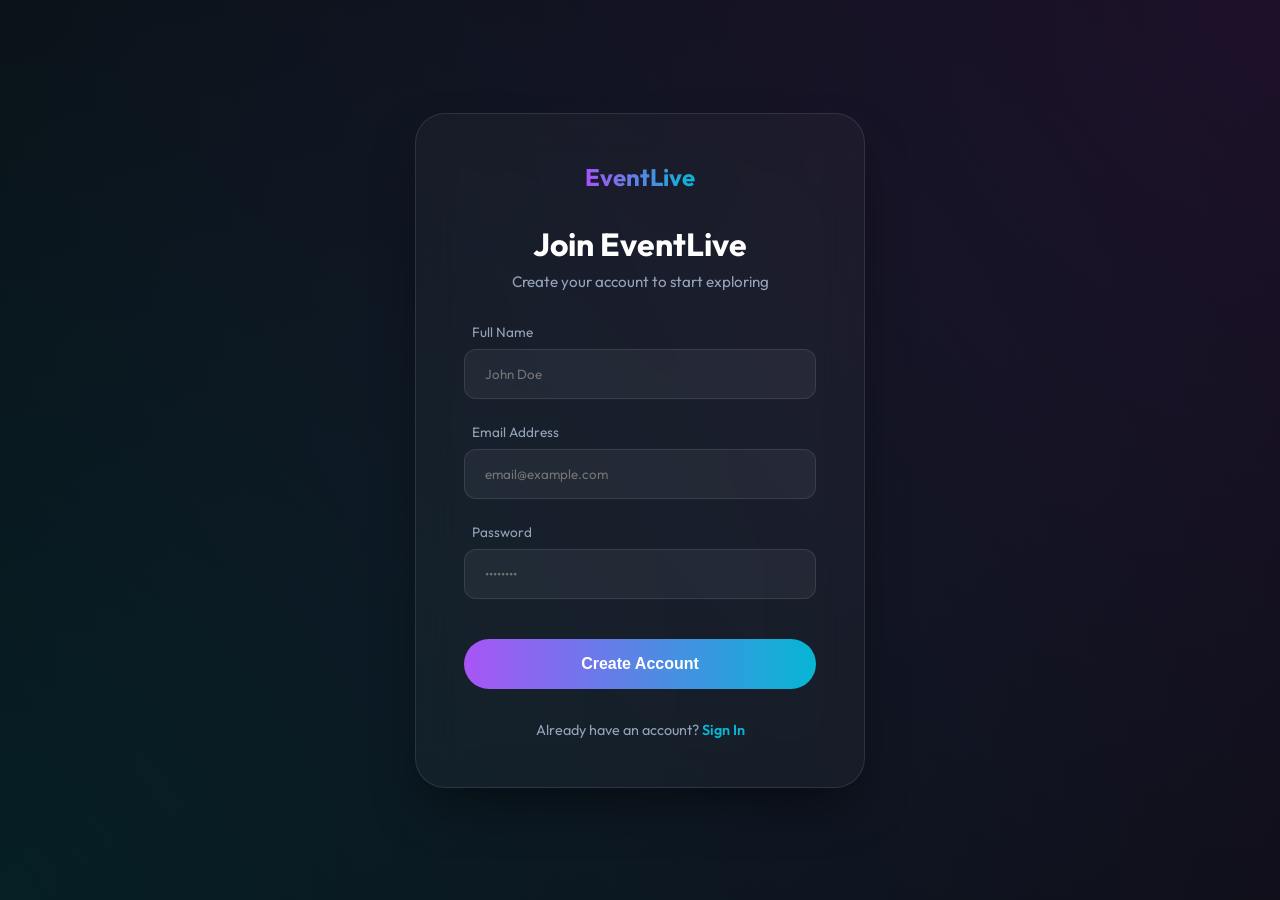
<file: public/index.html>
<!DOCTYPE html>
<html lang="en">

<head>
    <meta charset="UTF-8">
    <meta name="viewport" content="width=device-width, initial-scale=1.0">
    <title>EventLive | Discover & Book Trending Events</title>
    <!-- Google Fonts -->
    <link href="https://fonts.googleapis.com/css2?family=Outfit:wght@300;400;600;700&display=swap" rel="stylesheet">
    <!-- Custom CSS -->
    <link rel="stylesheet" href="css/style.css">
</head>

<body>

    <nav>
        <a href="index.html" style="text-decoration: none;">
            <div class="logo">EventLive</div>
        </a>

        <div class="user-profile" id="profile-container">
            <a href="dashboard.html" class="my-tickets-link">My Tickets</a>
            <div class="profile-trigger" id="profile-trigger">
                <span id="user-display-name">User</span>
                <div class="avatar">
                    <img id="avatar-img" src="https://ui-avatars.com/api/?name=User&background=A855F7&color=fff"
                        alt="Avatar">
                </div>
                <svg width="12" height="12" viewBox="0 0 12 12" fill="none" class="dropdown-arrow">
                    <path d="M2.5 4.5L6 8L9.5 4.5" stroke="currentColor" stroke-width="1.5" stroke-linecap="round"
                        stroke-linejoin="round" />
                </svg>
            </div>
            <div class="profile-dropdown" id="profile-dropdown">
                <div class="dropdown-header">
                    <p class="dropdown-user-name" id="dropdown-user-name">User Name</p>
                    <p class="dropdown-user-email">Premium Member</p>
                </div>
                <div class="dropdown-divider"></div>
                <a href="#" class="dropdown-item">
                    <svg width="16" height="16" viewBox="0 0 24 24" fill="none" stroke="currentColor" stroke-width="2"
                        stroke-linecap="round" stroke-linejoin="round">
                        <path d="M20 21v-2a4 4 0 0 0-4-4H8a4 4 0 0 0-4 4v2"></path>
                        <circle cx="12" cy="7" r="4"></circle>
                    </svg>
                    My Profile
                </a>
                <a href="create-event.html" class="dropdown-item">
                    <svg width="16" height="16" viewBox="0 0 24 24" fill="none" stroke="currentColor" stroke-width="2"
                        stroke-linecap="round" stroke-linejoin="round">
                        <path d="M12 5v14M5 12h14"></path>
                    </svg>
                    Create Event
                </a>
                <a href="#" class="dropdown-item">
                    <svg width="16" height="16" viewBox="0 0 24 24" fill="none" stroke="currentColor" stroke-width="2"
                        stroke-linecap="round" stroke-linejoin="round">
                        <circle cx="12" cy="12" r="10"></circle>
                        <path d="M9.09 9a3 3 0 0 1 5.83 1c0 2-3 3-3 3"></path>
                        <line x1="12" y1="17" x2="12.01" y2="17"></line>
                    </svg>
                    Help Center
                </a>
                <a href="#" class="dropdown-item">
                    <svg width="16" height="16" viewBox="0 0 24 24" fill="none" stroke="currentColor" stroke-width="2"
                        stroke-linecap="round" stroke-linejoin="round">
                        <circle cx="12" cy="12" r="3"></circle>
                        <path
                            d="M19.4 15a1.65 1.65 0 0 0 .33 1.82l.06.06a2 2 0 0 1 0 2.83 2 2 0 0 1-2.83 0l-.06-.06a1.65 1.65 0 0 0-1.82-.33 1.65 1.65 0 0 0-1 1.51V21a2 2 0 0 1-2 2 2 2 0 0 1-2-2v-.09A1.65 1.65 0 0 0 9 19.4a1.65 1.65 0 0 0-1.82.33l-.06.06a2 2 0 0 1-2.83 0 2 2 0 0 1 0-2.83l.06-.06a1.65 1.65 0 0 0 .33-1.82 1.65 1.65 0 0 0-1.51-1H3a2 2 0 0 1-2-2 2 2 0 0 1 2-2h.09A1.65 1.65 0 0 0 4.6 9a1.65 1.65 0 0 0-.33-1.82l-.06-.06a2 2 0 0 1 0-2.83 2 2 0 0 1 2.83 0l.06.06a1.65 1.65 0 0 0 1.82.33H9a1.65 1.65 0 0 0 1-1.51V3a2 2 0 0 1 2-2 2 2 0 0 1 2 2v.09a1.65 1.65 0 0 0 1 1.51 1.65 1.65 0 0 0 1.82-.33l.06-.06a2 2 0 0 1 2.83 0 2 2 0 0 1 0 2.83l-.06.06a1.65 1.65 0 0 0-.33 1.82V9a1.65 1.65 0 0 0 1.51 1H21a2 2 0 0 1 2 2 2 2 0 0 1-2 2h-.09a1.65 1.65 0 0 0-1.51 1z">
                        </path>
                    </svg>
                    Settings
                </a>
                <div class="dropdown-divider"></div>
                <a href="#" class="dropdown-item logout-item" id="logout-btn">
                    <svg width="16" height="16" viewBox="0 0 24 24" fill="none" stroke="currentColor" stroke-width="2"
                        stroke-linecap="round" stroke-linejoin="round">
                        <path d="M9 21H5a2 2 0 0 1-2-2V5a2 2 0 0 1 2-2h4"></path>
                        <polyline points="16 17 21 12 16 7"></polyline>
                        <line x1="21" y1="12" x2="9" y2="12"></line>
                    </svg>
                    Log Out
                </a>
                <a href="#" class="dropdown-item delete-item" id="delete-account-btn">
                    <svg width="16" height="16" viewBox="0 0 24 24" fill="none" stroke="currentColor" stroke-width="2"
                        stroke-linecap="round" stroke-linejoin="round">
                        <path d="M3 6h18"></path>
                        <path d="M19 6v14a2 2 0 0 1-2 2H7a2 2 0 0 1-2-2V6m3 0V4a2 2 0 0 1 2-2h4a2 2 0 0 1 2 2v2"></path>
                        <line x1="10" y1="11" x2="10" y2="17"></line>
                        <line x1="14" y1="11" x2="14" y2="17"></line>
                    </svg>
                    Delete Account
                </a>
            </div>
        </div>
    </nav>


    <header class="hero">
        <h1 class="fade-in">Experiences that <br><span style="color: var(--secondary)">Define You.</span></h1>
        <p class="fade-in" style="animation-delay: 0.2s;">Discover, host, and manage world-class events with EventLive.
            The ultimate platform for the modern event journey.</p>
        <div class="fade-in" style="animation-delay: 0.4s;">
            <a href="#explore" class="cta-btn primary-btn" style="text-decoration: none; display: inline-block;">Explore
                Events</a>
            <button class="cta-btn" id="how-it-works-btn"
                style="background: transparent; border: 1px solid var(--glass-border); color: white; margin-left: 1rem;">How
                it Works</button>
        </div>
    </header>

    <!-- Instructions Modal -->
    <div class="modal-overlay" id="instructions-modal">
        <div class="modal-content" style="max-width: 600px;">
            <div class="modal-header">
                <h3>How EventLive Works</h3>
                <button class="close-modal" id="close-instructions">&times;</button>
            </div>
            <div class="instructions-steps">
                <div class="instruction-item" style="display: flex; gap: 1.5rem; margin-bottom: 2rem;">
                    <div class="step-num"
                        style="background: var(--primary); width: 40px; height: 40px; border-radius: 50%; display: flex; align-items: center; justify-content: center; flex-shrink: 0; font-weight: 700;">
                        1</div>
                    <div>
                        <h4 style="margin-bottom: 0.5rem; color: var(--secondary);">Find your Event</h4>
                        <p style="color: var(--text-muted); font-size: 0.9rem;">Browse our curated list of trending
                            events. Once you find something you love, click the <strong>"Get Tickets"</strong> button on
                            the event card.</p>
                    </div>
                </div>
                <div class="instruction-item" style="display: flex; gap: 1.5rem; margin-bottom: 2rem;">
                    <div class="step-num"
                        style="background: var(--primary); width: 40px; height: 40px; border-radius: 50%; display: flex; align-items: center; justify-content: center; flex-shrink: 0; font-weight: 700;">
                        2</div>
                    <div>
                        <h4 style="margin-bottom: 0.5rem; color: var(--secondary);">Select Quantity</h4>
                        <p style="color: var(--text-muted); font-size: 0.9rem;">Choose how many tickets you need. Our
                            system automatically calculates student discounts and platform fees in real-time.</p>
                    </div>
                </div>
                <div class="instruction-item" style="display: flex; gap: 1.5rem; margin-bottom: 2rem;">
                    <div class="step-num"
                        style="background: var(--primary); width: 40px; height: 40px; border-radius: 50%; display: flex; align-items: center; justify-content: center; flex-shrink: 0; font-weight: 700;">
                        3</div>
                    <div>
                        <h4 style="margin-bottom: 0.5rem; color: var(--secondary);">Secure Payment</h4>
                        <p style="color: var(--text-muted); font-size: 0.9rem;">Proceed to our encrypted checkout. We
                            support <strong>UPI (PhonePe/GPay)</strong>, <strong>Credit/Debit Cards</strong>, and
                            <strong>Net Banking</strong>.
                        </p>
                    </div>
                </div>
                <div class="instruction-item" style="display: flex; gap: 1.5rem;">
                    <div class="step-num"
                        style="background: var(--primary); width: 40px; height: 40px; border-radius: 50%; display: flex; align-items: center; justify-content: center; flex-shrink: 0; font-weight: 700;">
                        4</div>
                    <div>
                        <h4 style="margin-bottom: 0.5rem; color: var(--secondary);">Instant Confirmation</h4>
                        <p style="color: var(--text-muted); font-size: 0.9rem;">After payment, your e-ticket is
                            generated instantly. You can view it anytime in the <strong>"My Tickets"</strong> section of
                            your dashboard.</p>
                    </div>
                </div>
            </div>
            <div class="modal-footer" style="text-align: center; margin-top: 2rem;">
                <button class="cta-btn primary-btn" id="close-instructions-cta" style="width: 100%;">Got it, Let's
                    go!</button>
            </div>
        </div>
    </div>

    <main class="events-section" id="explore">
        <div style="text-align: center; margin-bottom: 4rem;">
            <h2 class="section-title" style="margin-bottom: 1rem; font-size: 3rem;">Discover Extraordinary Events</h2>
            <p style="color: var(--text-muted); font-size: 1.1rem;">Find and book tickets for the best events happening
                around you.</p>
        </div>
        <div class="events-grid">
            <!-- Events rendered dynamically by app.js -->
        </div>
    </main>

    <footer style="padding: 4rem 10%; background: #000; text-align: center; border-top: 1px solid var(--glass-border);">
        <a href="index.html" style="text-decoration: none;">
            <div class="logo" style="margin-bottom: 2rem;">EventLive</div>
        </a>
        <p style="color: var(--text-muted); font-size: 0.9rem;">© 2026 EventLive Inc. All rights reserved. Crafted for
            the future of events.</p>
    </footer>

    <!-- Ticket Booking Modal -->
    <div class="modal-overlay" id="booking-modal">
        <div class="modal-content">
            <div class="modal-header">
                <h3 id="modal-event-name">Event Name</h3>
                <button class="close-modal" id="close-modal">&times;</button>
            </div>

            <div class="ticket-selector">
                <div class="ticket-type">
                    <h4>Student Selection</h4>
                    <p id="modal-ticket-price-info">₹0.00 - 1995 available</p>
                </div>
                <div class="quantity-control">
                    <input type="number" class="qty-input" id="ticket-qty" value="0" min="0">
                </div>
            </div>

            <div class="modal-footer">
                <div class="total-price" id="total-price-display">Total: ₹0.00</div>
                <div style="display: flex; gap: 1rem;">
                    <button class="cta-btn" id="cancel-btn"
                        style="background: transparent; border: 1px solid var(--glass-border); color: white; padding: 0.5rem 1rem;">Cancel</button>
                    <button class="checkout-btn" id="checkout-btn">Checkout</button>
                </div>
            </div>
        </div>
    </div>

    <script src="js/app.js"></script>
</body>

</html>
</file>
<file: public/css/style.css>
html {
    scroll-behavior: smooth;
}

:root {
    --bg-color: #050505;
    --card-bg: rgba(255, 255, 255, 0.05);
    --glass-border: rgba(255, 255, 255, 0.1);
    --primary: #A855F7;
    --secondary: #06B6D4;
    --text-main: #FFFFFF;
    --text-muted: #94A3B8;
    --font-family: 'Outfit', sans-serif;
}

* {
    margin: 0;
    padding: 0;
    box-sizing: border-box;
}

body {
    background-color: var(--bg-color);
    color: var(--text-main);
    font-family: var(--font-family);
    overflow-x: hidden;
}

/* Glassmorphism Navigation */
nav {
    position: fixed;
    top: 0;
    width: 100%;
    padding: 1.5rem 5%;
    display: flex;
    justify-content: space-between;
    align-items: center;
    background: rgba(5, 5, 5, 0.7);
    backdrop-filter: blur(12px);
    z-index: 1000;
    border-bottom: 1px solid var(--glass-border);
}

.logo {
    font-size: 1.5rem;
    font-weight: 700;
    background: linear-gradient(to right, var(--primary), var(--secondary));
    -webkit-background-clip: text;
    background-clip: text;
    -webkit-text-fill-color: transparent;
    cursor: pointer;
    transition: transform 0.3s ease, opacity 0.3s ease;
    display: inline-block;
}

.logo:hover {
    transform: scale(1.05);
    opacity: 0.9;
}

.nav-links {
    display: flex;
    gap: 2rem;
}

.nav-links a {
    text-decoration: none;
    color: var(--text-muted);
    font-size: 0.9rem;
    transition: color 0.3s ease;
}

.nav-links a:hover {
    color: var(--text-main);
}

/* Hero Section */
.hero {
    height: 100vh;
    display: flex;
    flex-direction: column;
    justify-content: center;
    align-items: center;
    text-align: center;
    background: linear-gradient(rgba(0, 0, 0, 0.6), rgba(0, 0, 0, 0.6)), url('../images/hero_bg.png');
    background-size: cover;
    background-position: center;
    padding: 0 10%;
}

.hero h1 {
    font-size: 4rem;
    margin-bottom: 1.5rem;
    letter-spacing: -1px;
}

.hero p {
    font-size: 1.2rem;
    color: var(--text-muted);
    max-width: 600px;
    margin-bottom: 2.5rem;
}

.cta-btn {
    padding: 1rem 2.5rem;
    font-size: 1rem;
    font-weight: 600;
    border-radius: 50px;
    border: none;
    cursor: pointer;
    transition: transform 0.3s ease, box-shadow 0.3s ease;
}

.primary-btn {
    background: linear-gradient(to right, var(--primary), var(--secondary));
    color: white;
}

.primary-btn:hover {
    transform: translateY(-3px);
    box-shadow: 0 10px 20px rgba(168, 85, 247, 0.4);
}

/* Events Grid */
.events-section {
    padding: 5rem 10%;
}

.section-title {
    font-size: 2rem;
    margin-bottom: 3rem;
}

.events-grid {
    display: grid;
    grid-template-columns: repeat(auto-fill, minmax(300px, 1fr));
    gap: 2rem;
}

.event-card {
    background: var(--card-bg);
    border: 1px solid var(--glass-border);
    border-radius: 20px;
    overflow: hidden;
    transition: transform 0.3s ease;
    display: flex;
    flex-direction: column;
}

.event-card:hover {
    transform: translateY(-10px);
}

.event-img {
    width: 100%;
    height: 200px;
    object-fit: cover;
}

.logo-img {
    object-fit: contain !important;
    background: white;
}

.event-info {
    padding: 1.5rem;
    display: flex;
    flex-direction: column;
    flex: 1;
}

.event-category {
    font-size: 0.75rem;
    text-transform: uppercase;
    color: var(--secondary);
    margin-bottom: 0.5rem;
    display: block;
}

.event-title {
    font-size: 1.25rem;
    margin-bottom: 1rem;
}

.event-details {
    display: flex;
    justify-content: space-between;
    align-items: center;
    font-size: 0.9rem;
    color: var(--text-muted);
}

.price {
    color: var(--text-main);
    font-weight: 600;
}

/* Animations */
@keyframes fadeIn {
    from {
        opacity: 0;
        transform: translateY(20px);
    }

    to {
        opacity: 1;
        transform: translateY(0);
    }
}

.fade-in {
    animation: fadeIn 1s ease forwards;
}

/* Auth Page Styles */
.auth-container {
    height: 100vh;
    display: flex;
    justify-content: center;
    align-items: center;
    background: radial-gradient(circle at top right, rgba(168, 85, 247, 0.15), transparent),
        radial-gradient(circle at bottom left, rgba(6, 182, 212, 0.15), transparent),
        var(--bg-color);
}

.auth-card {
    background: rgba(255, 255, 255, 0.03);
    backdrop-filter: blur(20px);
    border: 1px solid var(--glass-border);
    padding: 3rem;
    border-radius: 30px;
    width: 100%;
    max-width: 450px;
    text-align: center;
    box-shadow: 0 25px 50px -12px rgba(0, 0, 0, 0.5);
}

.auth-card h2 {
    font-size: 2rem;
    margin-bottom: 0.5rem;
}

.auth-card p {
    color: var(--text-muted);
    margin-bottom: 2rem;
    font-size: 0.95rem;
}

.form-group {
    text-align: left;
    margin-bottom: 1.5rem;
}

.form-group label {
    display: block;
    font-size: 0.85rem;
    color: var(--text-muted);
    margin-bottom: 0.5rem;
    margin-left: 0.5rem;
}

.form-group input {
    width: 100%;
    background: rgba(255, 255, 255, 0.05);
    border: 1px solid var(--glass-border);
    padding: 1rem 1.25rem;
    border-radius: 12px;
    color: white;
    font-family: inherit;
    transition: all 0.3s ease;
}

.form-group input:focus {
    outline: none;
    border-color: var(--primary);
    background: rgba(255, 255, 255, 0.08);
    box-shadow: 0 0 15px rgba(168, 85, 247, 0.2);
}

.auth-submit {
    width: 100%;
    margin-top: 1rem;
    padding: 1rem;
    font-size: 1rem;
}

.auth-footer {
    margin-top: 2rem;
    font-size: 0.9rem;
    color: var(--text-muted);
}

.auth-footer a {
    color: var(--secondary);
    text-decoration: none;
    font-weight: 600;
}

/* User Profile & Dropdown */
.user-profile {
    position: relative;
    display: flex;
    align-items: center;
    gap: 1.5rem;
}

.my-tickets-link {
    text-decoration: none;
    color: var(--text-muted);
    font-size: 0.9rem;
    transition: color 0.3s ease;
}

.my-tickets-link:hover {
    color: var(--text-main);
}

.profile-trigger {
    display: flex;
    align-items: center;
    gap: 0.75rem;
    cursor: pointer;
    padding: 0.5rem 0.75rem;
    border-radius: 50px;
    background: rgba(255, 255, 255, 0.03);
    border: 1px solid transparent;
    transition: all 0.3s ease;
    user-select: none;
}

.profile-trigger:hover,
.profile-trigger.active {
    background: rgba(255, 255, 255, 0.08);
    border-color: var(--glass-border);
}

.profile-trigger #user-display-name {
    font-size: 0.9rem;
    font-weight: 600;
    color: var(--text-main);
}

.avatar {
    width: 32px;
    height: 32px;
    border-radius: 50%;
    overflow: hidden;
    border: 2px solid var(--primary);
    background: var(--primary);
}

.avatar img {
    width: 100%;
    height: 100%;
    object-fit: cover;
}

.dropdown-arrow {
    color: var(--text-muted);
    transition: transform 0.3s ease;
}

.profile-trigger.active .dropdown-arrow {
    transform: rotate(180deg);
}

.profile-dropdown {
    position: absolute;
    top: calc(100% + 1rem);
    right: 0;
    width: 240px;
    background: rgba(15, 15, 15, 0.95);
    backdrop-filter: blur(20px);
    border: 1px solid var(--glass-border);
    border-radius: 18px;
    padding: 0.75rem;
    box-shadow: 0 20px 40px rgba(0, 0, 0, 0.4);
    opacity: 0;
    visibility: hidden;
    transform: translateY(10px);
    transition: all 0.3s cubic-bezier(0.68, -0.55, 0.265, 1.55);
    z-index: 1001;
}

.profile-dropdown.active {
    opacity: 1;
    visibility: visible;
    transform: translateY(0);
}

.dropdown-header {
    padding: 0.75rem;
}

.dropdown-user-name {
    font-weight: 700;
    font-size: 1rem;
    color: var(--text-main);
}

.dropdown-user-email {
    font-size: 0.75rem;
    color: var(--secondary);
    text-transform: uppercase;
    letter-spacing: 0.5px;
    margin-top: 2px;
}

.dropdown-divider {
    height: 1px;
    background: var(--glass-border);
    margin: 0.5rem 0;
}

.dropdown-item {
    display: flex;
    align-items: center;
    gap: 0.75rem;
    padding: 0.75rem;
    border-radius: 12px;
    color: var(--text-muted);
    text-decoration: none;
    font-size: 0.9rem;
    transition: all 0.2s ease;
}

.dropdown-item:hover {
    background: rgba(255, 255, 255, 0.05);
    color: var(--text-main);
}

.dropdown-item svg {
    opacity: 0.7;
}

.logout-item,
.delete-item {
    color: #ef4444;
}

.logout-item:hover,
.delete-item:hover {
    background: rgba(239, 68, 68, 0.1);
    color: #f87171;
}

/* Ticket Button Styling */
.ticket-btn {
    display: block;
    width: 100%;
    margin-top: 1.5rem;
    padding: 0.8rem;
    background: rgba(6, 182, 212, 0.1);
    border: 1px solid var(--secondary);
    border-radius: 12px;
    color: var(--secondary);
    font-weight: 600;
    text-align: center;
    text-decoration: none;
    transition: all 0.3s ease;
    cursor: pointer;
    box-shadow: 0 0 15px rgba(6, 182, 212, 0.2);
    margin-top: auto;
}

.ticket-btn:hover {
    background: var(--secondary);
    color: white;
    box-shadow: 0 0 25px rgba(6, 182, 212, 0.5);
    transform: scale(1.02);
}

/* Modal Styling */
.modal-overlay {
    position: fixed;
    top: 0;
    left: 0;
    width: 100%;
    height: 100%;
    background: rgba(0, 0, 0, 0.8);
    backdrop-filter: blur(8px);
    display: none;
    justify-content: center;
    align-items: center;
    z-index: 2000;
}

.modal-content {
    background: #0f172a;
    border: 1px solid var(--glass-border);
    border-radius: 20px;
    width: 90%;
    max-width: 500px;
    padding: 2rem;
    position: relative;
    box-shadow: 0 25px 50px -12px rgba(0, 0, 0, 0.5);
}

.modal-header {
    display: flex;
    justify-content: space-between;
    align-items: center;
    margin-bottom: 2rem;
}

.close-modal {
    background: transparent;
    border: none;
    color: var(--text-muted);
    font-size: 1.5rem;
    cursor: pointer;
}

.ticket-selector {
    display: flex;
    justify-content: space-between;
    align-items: center;
    padding: 1.5rem;
    background: rgba(255, 255, 255, 0.03);
    border-radius: 12px;
    border: 1px solid var(--glass-border);
}

.ticket-type h4 {
    font-size: 1.1rem;
    margin-bottom: 0.25rem;
}

.ticket-type p {
    font-size: 0.85rem;
    color: var(--text-muted);
}

.quantity-control {
    display: flex;
    align-items: center;
    gap: 1rem;
}

.qty-input {
    width: 50px;
    background: #1e293b;
    border: 1px solid var(--glass-border);
    color: white;
    padding: 0.5rem;
    border-radius: 8px;
    text-align: center;
    outline: none;
}

.modal-footer {
    margin-top: 2rem;
    text-align: right;
}

.total-price {
    font-size: 1.25rem;
    font-weight: 700;
    color: var(--secondary);
    margin-bottom: 1rem;
}

.checkout-btn {
    width: 100%;
    background: var(--secondary);
    color: white;
    padding: 1rem;
    border: none;
    border-radius: 12px;
    font-weight: 600;
    cursor: pointer;
    box-shadow: 0 0 15px rgba(6, 182, 212, 0.3);
}
</file>
